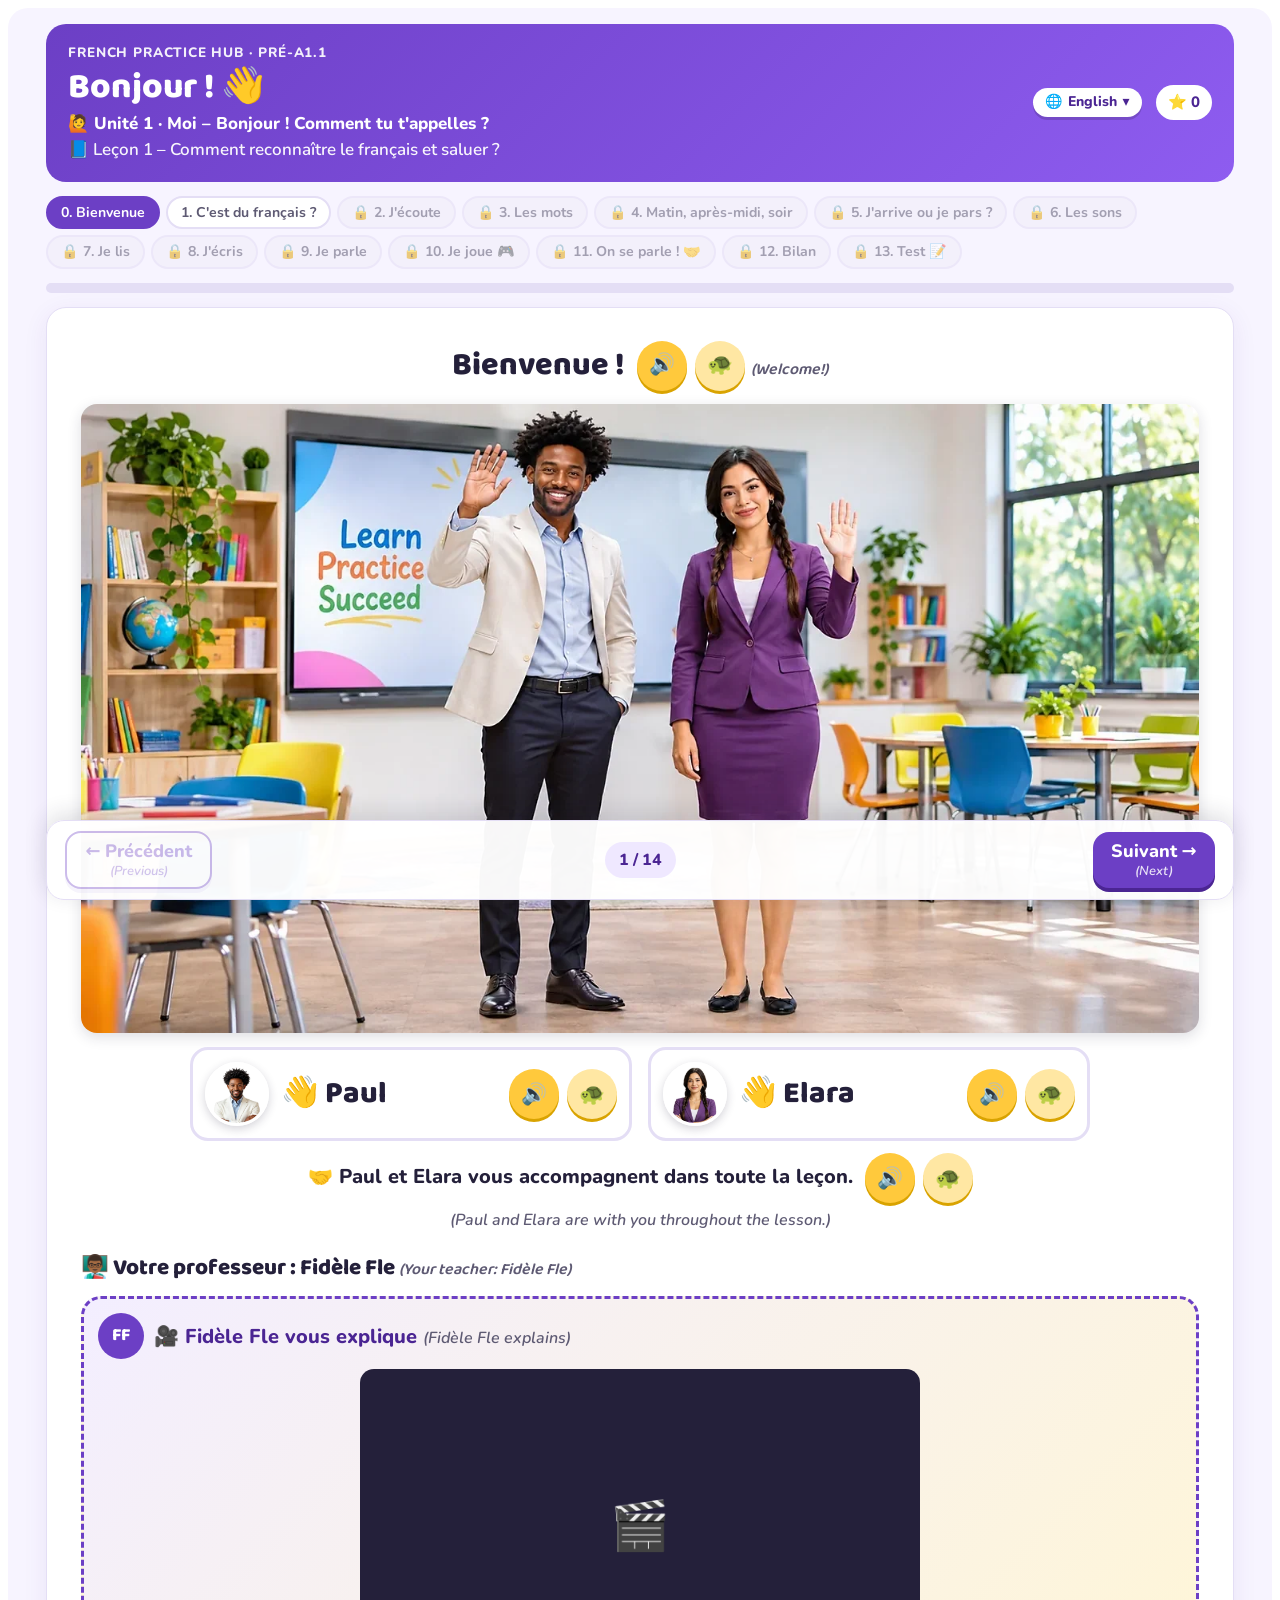
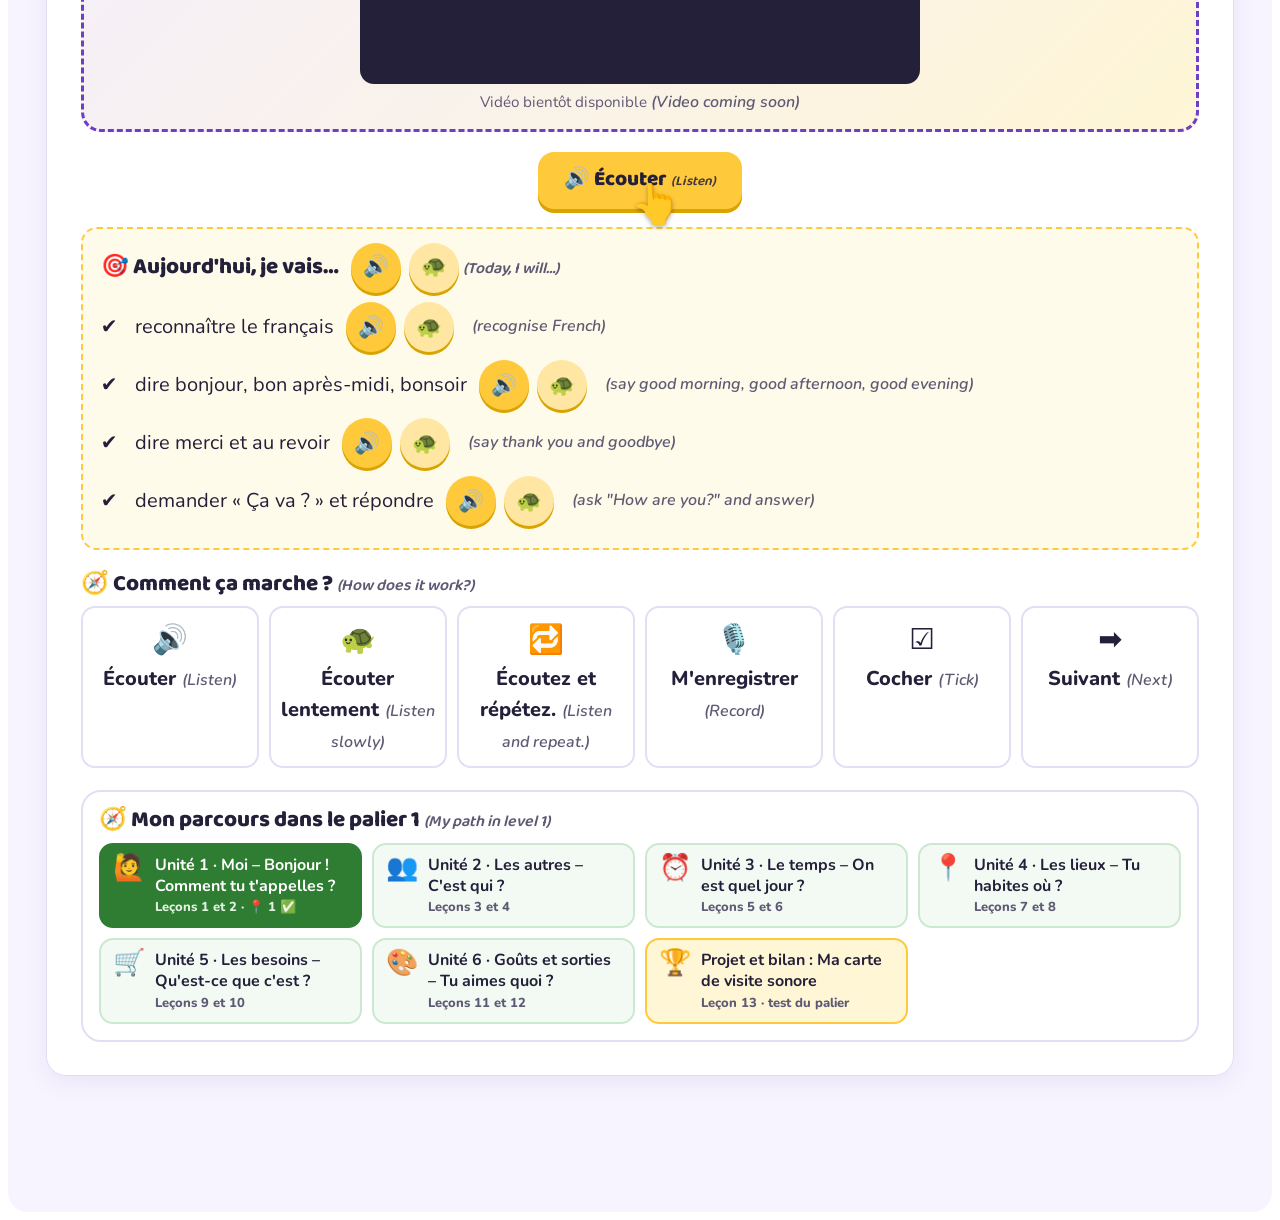
<file: index.html>
<!doctype html>
<html lang="fr">
<head>
  <meta charset="utf-8">
  <meta name="viewport" content="width=device-width, initial-scale=1">
  <title>French Practice Hub - Unit 1, Lesson 1: Bonjour!</title>
  <link href="https://fonts.googleapis.com/css2?family=Baloo+2:wght@500;700;800&family=Nunito:wght@400;600;700;800&display=swap" rel="stylesheet">
  <link rel="stylesheet" href="style.css">
  <script src="script.js" defer></script>
</head>
<body>
<div id="fph-l1" class="fph-lesson" lang="fr">
<div class="wrap">
  <header class="top">
    <div class="t">
      <div class="brand">French Practice Hub · Pré-A1.1</div>
      <h1>Bonjour ! 👋</h1>
      <div class="unit">🙋 Unité 1 · Moi – Bonjour ! Comment tu t'appelles ?</div>
      <div class="les">📘 Leçon 1 – Comment reconnaître le français et saluer ?</div>
    </div>
    <div class="langsel" id="langsel"></div>
    <div class="pill" id="score">⭐ 0</div>
  </header>
  <nav class="steps" id="steps"></nav>
  <div class="bar"><i id="bar"></i></div>
  <main id="stage" class="panel" aria-live="polite"></main>
  <nav class="fnav" id="fnav" aria-label="Navigation de la leçon"></nav>
  <div class="fend"></div>
</div>
</div>
</body>
</html>
</file>
<file: style.css>
/* ===== French Practice Hub : styles isolés dans #fph-l1 (pas de conflit avec le thème WordPress) ===== */
#fph-l1{display:block;width:100%;max-width:100%;overflow-x:clip;text-align:left;-webkit-text-size-adjust:100%;text-size-adjust:100%;letter-spacing:normal;word-spacing:normal;text-transform:none;scroll-margin-top:90px;border-radius:20px}
#fph-l1 button,#fph-l1 input,#fph-l1 select,#fph-l1 textarea{font-family:inherit;text-transform:none;letter-spacing:normal;margin:0;min-height:0;min-width:0;max-width:100%;text-shadow:none;vertical-align:middle;box-sizing:border-box}
#fph-l1 button{line-height:1.25;width:auto;height:auto;text-decoration:none;box-shadow:none}
#fph-l1 h1,#fph-l1 h2,#fph-l1 h3,#fph-l1 h4{text-transform:none;letter-spacing:normal;color:inherit;font-weight:800;padding:0;border:0;background:none}
#fph-l1 p{margin:0 0 .7em}
#fph-l1 img{max-width:100%;height:auto;border:0;margin:0;padding:0;box-shadow:none}
#fph-l1 ol,#fph-l1 ul{margin:0;padding:0}
#fph-l1 a{color:#4B2593}
#fph-l1 textarea,#fph-l1 input[type=text]{box-shadow:none;background:#fff;color:#24203A;height:auto;line-height:1.4;max-width:100%}
#fph-l1 input[type=checkbox]{appearance:auto;-webkit-appearance:checkbox;margin:0;flex:none}
#fph-l1 audio{max-width:100%}
#fph-l1{--violet:#6C3FC5;--violet-dark:#4B2593;--violet-soft:#EFE8FF;--jaune:#FFC93C;--corail:#FF6B6B;--vert:#1FB57A;--vert-soft:#E3F8EF;--rouge-soft:#FFE8E8;--bleu:#2F80ED;--bleu-soft:#E6F0FF;--encre:#24203A;--gris:#5E5A73;--fond:#F7F4FF;--bord:#E4DEF5;--r:20px}
#fph-l1 *{box-sizing:border-box}
#fph-l1,#fph-l1{margin:0}
#fph-l1{font-family:'Nunito',system-ui,sans-serif;color:var(--encre);background:var(--fond);line-height:1.55;font-size:20px}
#fph-l1 h1,#fph-l1 h2,#fph-l1 h3{font-family:'Baloo 2',cursive;line-height:1.15;margin:0 0 .4em}
#fph-l1 h2{font-size:32px}
#fph-l1 h3{font-size:22.4px}
#fph-l1 button{font-family:inherit;font-size:inherit;cursor:pointer}
#fph-l1 .wrap{max-width:1440px;margin:0 auto;padding:16px clamp(14px,3vw,40px)}
#fph-l1 .top{background:linear-gradient(135deg,var(--violet),#8E5CF0);color:#fff;border-radius:var(--r);padding:18px 22px;display:flex;gap:14px;align-items:center;flex-wrap:wrap}
#fph-l1 .top .t{flex:1;min-width:220px}
#fph-l1 .brand{font-weight:800;font-size:13.6px;letter-spacing:.06em;text-transform:uppercase;opacity:.92}
#fph-l1 .top h1{font-size:35.2px;margin:.1em 0 0}
#fph-l1 .pill{background:#fff;color:var(--violet-dark);border-radius:999px;padding:8px 16px;font-weight:800}
#fph-l1 .top{position:relative}
#fph-l1 .langsel{position:relative}
#fph-l1 .lbtn{display:flex;align-items:center;gap:8px;background:#fff;color:var(--violet-dark);border:none;border-radius:999px;padding:9px 16px;font-weight:800;font-size:16px;max-width:min(78vw,420px);box-shadow:0 3px 0 rgba(0,0,0,.15)}
#fph-l1 .lbtn .lt{overflow:hidden;text-overflow:ellipsis;white-space:nowrap}
#fph-l1 .lpanel{position:absolute;right:0;top:calc(100% + 8px);z-index:400;width:min(460px,92vw);background:#fff;color:var(--encre);border-radius:18px;box-shadow:0 18px 50px rgba(36,32,58,.35);padding:12px;display:none}
#fph-l1 .lpanel.open{display:block}
#fph-l1 .lpanel input{width:100%;font-size:17.6px;border:3px solid var(--violet);border-radius:12px;padding:10px 12px}
#fph-l1 .llist{max-height:min(60vh,520px);overflow:auto;margin-top:8px;overscroll-behavior:contain}
#fph-l1 .lopt{display:flex;align-items:center;gap:10px;width:100%;text-align:left;border:none;background:#fff;border-radius:10px;padding:9px 10px;font-size:16px;font-weight:700;color:var(--encre)}
#fph-l1 .lopt:hover,#fph-l1 .lopt.act{background:var(--violet-soft)}
#fph-l1 .lopt.on{background:var(--violet);color:#fff}
#fph-l1 .lopt .fl{font-size:21.6px;width:30px;text-align:center;flex:none}
#fph-l1 .lopt .nm{flex:1;min-width:0}
#fph-l1 .lopt .nat{display:block;font-size:13.6px;font-weight:600;opacity:.75}
#fph-l1 .lopt .ll{font-weight:600;opacity:.9}
#fph-l1 .lempty{padding:14px;text-align:center;color:var(--gris)}
@media (max-width:700px){#fph-l1 .langsel{order:3;width:100%}
#fph-l1 .lbtn{max-width:100%;width:100%;justify-content:center}
#fph-l1 .lpanel{left:0;right:0;width:auto}}
#fph-l1 .steps{display:flex;gap:6px;flex-wrap:wrap;margin:14px 0}
#fph-l1 .steps button{border:2px solid var(--bord);background:#fff;border-radius:999px;padding:6px 13px;font-size:14.08px;font-weight:700;color:var(--gris)}
#fph-l1 .steps button.on{background:var(--violet);border-color:var(--violet);color:#fff}
#fph-l1 .steps button.done{border-color:var(--vert);color:#11865A}
#fph-l1 .bar{height:10px;background:var(--bord);border-radius:9px;overflow:hidden;margin-bottom:14px}
#fph-l1 .bar i{display:block;height:100%;background:linear-gradient(90deg,var(--jaune),var(--corail));width:0;transition:width .4s}
#fph-l1 .panel{background:#fff;border-radius:var(--r);padding:clamp(16px,2.6vw,36px);box-shadow:0 6px 24px rgba(76,37,147,.08);border:1px solid var(--bord)}
#fph-l1 .tag{display:inline-block;font-weight:800;font-size:13.12px;border-radius:999px;padding:4px 12px;margin:0 6px 6px 0}
#fph-l1 .t-co{background:#FFF1CC;color:#8A5A00}
#fph-l1 .t-ce{background:var(--bleu-soft);color:#1E5FC0}
#fph-l1 .t-eo{background:var(--rouge-soft);color:#B83232}
#fph-l1 .t-ee{background:var(--vert-soft);color:#11865A}
#fph-l1 .t-lg{background:var(--violet-soft);color:var(--violet)}
#fph-l1 .consigne{display:flex;gap:16px;align-items:center;background:var(--violet-soft);border-left:7px solid var(--violet);border-radius:16px;padding:14px 18px;margin:12px 0 20px}
#fph-l1 .consigne .ic{font-size:36.8px;line-height:1;white-space:nowrap}
#fph-l1 .consigne .fr{font-size:22.4px;font-weight:800;display:flex;gap:8px;align-items:center;flex-wrap:wrap}
#fph-l1 .tr{display:block;color:var(--gris);font-style:italic;font-weight:600;font-size:16.8px;margin-top:2px}
#fph-l1 .tr:empty,#fph-l1 .tri:empty{display:none}
#fph-l1 .tri{color:var(--gris);font-style:italic;font-weight:600;font-size:16px}
#fph-l1 .grid{display:grid;gap:16px}
#fph-l1 .g2{grid-template-columns:repeat(auto-fit,minmax(min(300px,100%),1fr))}
#fph-l1 .g3{grid-template-columns:repeat(auto-fit,minmax(min(260px,100%),1fr))}
#fph-l1 .g4{grid-template-columns:repeat(auto-fill,minmax(min(230px,100%),1fr))}
#fph-l1 .btn{border:none;border-radius:16px;padding:12px 20px;font-weight:800;background:var(--violet);color:#fff;box-shadow:0 4px 0 var(--violet-dark)}
#fph-l1 .btn:active{transform:translateY(3px);box-shadow:0 1px 0 var(--violet-dark)}
#fph-l1 .btn.sec{background:#fff;color:var(--violet);border:2px solid var(--violet);box-shadow:0 4px 0 var(--bord)}
#fph-l1 .btn.jaune{background:var(--jaune);color:var(--encre);box-shadow:0 4px 0 #D9A300}
#fph-l1 .btn.rouge{background:var(--corail);box-shadow:0 4px 0 #C94545}
#fph-l1 .btn.big{font-size:20.8px;padding:16px 26px}
#fph-l1 .btn.sm{padding:8px 14px;font-size:15.68px}
#fph-l1 .btn .tri{color:inherit;opacity:.85;font-size:13.6px}
#fph-l1 .btn:disabled{opacity:.5}
#fph-l1 .au{border:none;background:var(--jaune);border-radius:50%;width:50px;height:50px;font-size:20.8px;box-shadow:0 3px 0 #D9A300;flex:none;vertical-align:middle;padding:0}
#fph-l1 .au.slow{background:#FFE7A3}
#fph-l1 .aus{display:inline-flex;gap:8px;vertical-align:middle;margin-left:6px}
#fph-l1 .say{display:inline-flex;align-items:center;gap:6px;flex-wrap:wrap}
#fph-l1 .row{display:flex;gap:12px;align-items:center;flex-wrap:wrap}
#fph-l1 .center{justify-content:center;text-align:center}
#fph-l1 .nav{display:flex;justify-content:space-between;margin-top:26px;gap:10px}
#fph-l1 .card{border:3px solid var(--bord);border-radius:18px;padding:12px;background:#fff;transition:all .15s;position:relative}
#fph-l1 .card.ok{border-color:var(--vert);background:var(--vert-soft)}
#fph-l1 .card.ko{border-color:var(--corail);background:var(--rouge-soft);animation:shake .35s}
@keyframes shake{25%{transform:translateX(-5px)}75%{transform:translateX(5px)}}
#fph-l1 .big{font-family:'Baloo 2';font-size:30.4px;font-weight:800;line-height:1.2}
#fph-l1 .xl{font-family:'Baloo 2';font-size:clamp(41.6px,5.5vw,64px);font-weight:800;color:var(--violet-dark);line-height:1.05}
#fph-l1 .fb{min-height:1.6em;font-weight:800;margin-top:10px;font-size:19.2px}
#fph-l1 .fb.ok{color:#11865A}
#fph-l1 .fb.ko{color:#C23B3B}
#fph-l1 .choice{border:3px solid var(--bord);background:#fff;border-radius:16px;padding:12px 18px;font-weight:800;display:inline-flex;align-items:center;gap:10px;font-size:20px}
#fph-l1 .choice::before{content:"";width:24px;height:24px;border-radius:7px;border:3px solid var(--violet);flex:none;background:#fff}
#fph-l1 .choice:hover{border-color:var(--violet)}
#fph-l1 .choice.ok{background:var(--vert);border-color:var(--vert);color:#fff}
#fph-l1 .choice.ok::before{content:"✓";color:var(--vert);font-size:16px;display:flex;align-items:center;justify-content:center;border-color:#fff}
#fph-l1 .choice.ko{background:var(--corail);border-color:var(--corail);color:#fff}
#fph-l1 .choice.ko::before{border-color:#fff}
#fph-l1 .opt{display:inline-flex;align-items:center;gap:4px;background:#FAF8FF;border-radius:18px;padding:5px}
#fph-l1 .small{font-size:15.2px;color:var(--gris)}
#fph-l1 .memo{background:#FFFBEA;border:2px dashed var(--jaune);border-radius:16px;padding:14px 18px;margin-top:18px}
#fph-l1 .memo .li{display:flex;flex-wrap:wrap;gap:10px 18px;align-items:center;margin:8px 0}
#fph-l1 .hero{max-width:900px;margin:0 auto 14px}
#fph-l1 img.photo{width:100%;aspect-ratio:600/448;object-fit:cover;border-radius:16px;display:block;box-shadow:0 4px 14px rgba(36,32,58,.15);image-rendering:auto}
#fph-l1 img.photo.wide{aspect-ratio:16/9}
#fph-l1 .sw{display:inline-flex;align-items:center;gap:6px;background:#fff;border-radius:14px;padding:6px 12px;flex-wrap:wrap;border:2px solid var(--bord)}
#fph-l1 .sw .w{font-family:'Baloo 2';font-size:23.2px;font-weight:800}
#fph-l1 .pick{cursor:pointer;padding:10px}
#fph-l1 .pick .lab{display:flex;align-items:center;gap:10px;font-weight:800;font-size:20px;margin-top:8px}
#fph-l1 .box{width:34px;height:34px;border-radius:9px;border:3px solid var(--violet);display:inline-flex;align-items:center;justify-content:center;background:#fff;font-size:19.2px;color:#fff;flex:none}
#fph-l1 .pick.checked{border-color:var(--violet);background:var(--violet-soft)}
#fph-l1 .pick.checked .box{background:var(--violet)}
#fph-l1 .pick.ok .box{background:var(--vert);border-color:var(--vert)}
#fph-l1 .pick.ko .box{background:var(--corail);border-color:var(--corail)}
#fph-l1 .pick:hover{border-color:var(--violet)}
#fph-l1 .video{border:3px dashed var(--violet);border-radius:20px;background:linear-gradient(135deg,#F3EEFF,#FFF6D6);padding:14px;margin:14px 0 20px}
#fph-l1 .video .vh{display:flex;align-items:center;gap:10px;font-weight:800;color:var(--violet-dark)}
#fph-l1 .video .vh .av{width:46px;height:46px;border-radius:50%;background:var(--violet);color:#fff;display:flex;align-items:center;justify-content:center;font-family:'Baloo 2';font-size:17.6px}
#fph-l1 .video .frame{aspect-ratio:16/9;border-radius:14px;background:#24203A;margin-top:10px;display:flex;align-items:center;justify-content:center;color:#fff;font-size:48px;overflow:hidden;position:relative}
#fph-l1 .vposter{position:absolute;inset:0;width:100%;height:100%;border:0;padding:0;margin:0;cursor:pointer;background:#24203A center/cover no-repeat;display:flex;align-items:center;justify-content:center}
#fph-l1 .vposter .vplay{width:76px;height:76px;border-radius:50%;background:rgba(108,63,197,.94);color:#fff;font-size:32px;display:flex;align-items:center;justify-content:center;box-shadow:0 6px 18px rgba(0,0,0,.35);padding-left:6px;transition:transform .15s}
#fph-l1 .vposter:hover .vplay,#fph-l1 .vposter:focus-visible .vplay{transform:scale(1.08)}
#fph-l1 .vbar{display:flex;flex-wrap:wrap;gap:8px;justify-content:center;margin-top:10px}
#fph-l1 .vbar .vb{font:inherit;font-weight:800;font-size:15px;border:0;border-radius:999px;padding:9px 16px;cursor:pointer;background:var(--violet);color:#fff;line-height:1.2}
#fph-l1 .vbar .vb.vfull{background:#fff;color:var(--violet-dark);box-shadow:inset 0 0 0 2px var(--violet)}
#fph-l1 .vbar .vb.vclose{background:var(--corail);color:#fff}
#fph-l1 .vbar .vb .tri{color:inherit!important;font-weight:600;opacity:.88}
#fph-l1 .vbar .vb[hidden]{display:none}
#fph-l1 .video.vbig,#fph-l1 .video:fullscreen{position:fixed;inset:0;z-index:2147483000;margin:0;border:0;border-radius:0;background:#0d0b16;padding:10px 10px 12px;display:flex;flex-direction:column;width:100%;height:100%;box-sizing:border-box;max-width:none}
#fph-l1 .video:-webkit-full-screen{position:fixed;inset:0;z-index:2147483000;margin:0;border:0;border-radius:0;background:#0d0b16;padding:10px 10px 12px;display:flex;flex-direction:column;width:100%;height:100%;box-sizing:border-box;max-width:none}
#fph-l1 .video.vbig .frame,#fph-l1 .video:fullscreen .frame{flex:1 1 auto;aspect-ratio:auto;max-width:none;width:100%;margin:8px 0 0;border-radius:8px}
#fph-l1 .video:-webkit-full-screen .frame{flex:1 1 auto;aspect-ratio:auto;max-width:none;width:100%;margin:8px 0 0;border-radius:8px}
#fph-l1 .video.vbig .vh,#fph-l1 .video:fullscreen .vh{color:#fff}
#fph-l1 .video:-webkit-full-screen .vh{color:#fff}
#fph-l1 .video.vbig .vwatch,#fph-l1 .video.vbig .vfull,#fph-l1 .video:fullscreen .vwatch,#fph-l1 .video:fullscreen .vfull{display:none}
#fph-l1 .video .frame iframe,#fph-l1 .video .frame video{width:100%;height:100%;border:0}
#fph-l1 .video.compact .frame{max-width:560px;margin-left:auto;margin-right:auto}
#fph-l1 .bulle{border-radius:18px;padding:10px 16px;margin:8px 0;max-width:95%}
#fph-l1 .bulle.p{background:var(--bleu-soft);margin-right:auto}
#fph-l1 .bulle.e{background:#FFE3F1;margin-left:auto}
#fph-l1 .bulle.c{background:#FFF1CC;margin-left:auto}
#fph-l1 .bulle b{display:block;font-size:13.6px;opacity:.75}
#fph-l1 .bulle .say{font-size:20.8px;font-weight:700}
#fph-l1 .line{display:block;width:100%;text-align:left;border:3px solid var(--bord);background:#fff;border-radius:14px;padding:12px 16px;margin:8px 0;font-weight:800;font-size:20px}
#fph-l1 .line:hover{border-color:var(--violet)}
#fph-l1 .line.used{opacity:.3;pointer-events:none}
#fph-l1 .line.ko{border-color:var(--corail);background:var(--rouge-soft)}
#fph-l1 .ordered{min-height:80px;border:3px dashed var(--bord);border-radius:16px;padding:8px}
#fph-l1 .syl{display:inline-flex;gap:6px;margin:4px}
#fph-l1 .syl button{border:3px solid var(--bord);background:#fff;border-radius:12px;padding:8px 18px;font-family:'Baloo 2';font-size:25.6px;font-weight:700}
#fph-l1 .syl button.ok{background:var(--vert);color:#fff;border-color:var(--vert)}
#fph-l1 .syl button.ko{background:var(--corail);color:#fff;border-color:var(--corail)}
#fph-l1 input[type=text],#fph-l1 textarea{font-family:inherit;font-size:19.2px;border:3px solid var(--bord);border-radius:12px;padding:8px 12px}
#fph-l1 textarea{width:100%;min-height:110px}
#fph-l1 input.ok{border-color:var(--vert);background:var(--vert-soft)}
#fph-l1 input.ko{border-color:var(--corail);background:var(--rouge-soft)}
#fph-l1 .preview{background:#fff;border:3px solid var(--violet);border-radius:16px;padding:16px;white-space:pre-line;font-size:21.6px;min-height:140px;font-weight:700}
#fph-l1 .sit{background:linear-gradient(135deg,#FFF6D6,#FFE3F1);border-radius:20px;padding:18px;text-align:center}
#fph-l1 .stars{font-size:32px;letter-spacing:2px;color:var(--jaune)}
#fph-l1 .check label{display:flex;gap:12px;align-items:center;padding:10px 14px;border:2px solid var(--bord);border-radius:14px;margin:8px 0;background:#fff;font-weight:700;flex-wrap:wrap}
#fph-l1 .check input{width:26px;height:26px}
#fph-l1 .carou{display:grid;grid-template-columns:1.25fr 1fr;gap:28px;align-items:center}
#fph-l1 .cside{text-align:center}
#fph-l1 .dots{display:inline-flex;gap:8px;vertical-align:middle}
#fph-l1 .dots i{width:22px;height:22px;border-radius:50%;background:var(--bord);display:inline-block;transition:background .2s}
#fph-l1 .dots i.on{background:var(--vert)}
#fph-l1 .sep{border:none;border-top:3px dashed var(--bord);margin:16px 0}
#fph-l1 .lvl{display:inline-block;background:var(--violet);color:#fff;border-radius:999px;padding:5px 16px;font-weight:800;font-size:16.8px;margin:6px 0}
#fph-l1 .lvl .tri{color:#fff;opacity:.85}
#fph-l1 .g4f{grid-template-columns:repeat(4,1fr)}
@media (max-width:900px){#fph-l1 .g4f{grid-template-columns:1fr 1fr}}
#fph-l1 .thumbs{display:grid;grid-template-columns:repeat(auto-fill,minmax(min(120px,100%),1fr));gap:10px;margin-top:20px}
#fph-l1 .thumb{border:3px solid var(--bord);border-radius:14px;padding:5px;background:#fff;font-weight:800;font-size:15.2px;text-align:center}
#fph-l1 .thumb img{width:100%;aspect-ratio:4/3;object-fit:cover;border-radius:9px;display:block}
#fph-l1 .thumb.on{border-color:var(--violet);background:var(--violet-soft)}
#fph-l1 .thumb.done{border-color:var(--vert)}
#fph-l1 .timeline{display:grid;grid-template-columns:repeat(3,1fr);gap:18px}
#fph-l1 .tcard{border-radius:20px;padding:12px;text-align:center}
#fph-l1 .tc-m{background:#FFF6D6}
#fph-l1 .tc-a{background:#FFE9D6}
#fph-l1 .tc-s{background:#E3E7FF}
#fph-l1 .clock{font-family:'Baloo 2';font-size:24px;font-weight:800;margin:4px 0}
#fph-l1 .rule{display:grid;grid-template-columns:1fr 1fr;gap:18px;margin-top:20px}
#fph-l1 .rcol{border-radius:20px;padding:16px;border:3px solid var(--bord)}
#fph-l1 .rcol h3{display:flex;align-items:center;gap:10px;flex-wrap:wrap}
#fph-l1 .rcol.arr{background:var(--vert-soft);border-color:#9FE1C3}
#fph-l1 .rcol.dep{background:#FFF0E6;border-color:#FFC9A8}
#fph-l1 .badge{display:inline-block;background:#24203A;color:#fff;border-radius:12px;padding:6px 14px;font-weight:800;font-size:19.2px;margin:4px}
#fph-l1 .badge.arr{background:var(--vert)}
#fph-l1 .badge.dep{background:#E8772E}
#fph-l1 .adbtn{font-size:21.6px;padding:16px 24px;border-radius:18px;border:3px solid var(--bord);background:#fff;font-weight:800}
#fph-l1 .adbtn.ok{background:var(--vert);color:#fff;border-color:var(--vert)}
#fph-l1 .adbtn.ko{background:var(--corail);color:#fff;border-color:var(--corail)}
#fph-l1 .lrow{display:flex;align-items:center;gap:12px;flex-wrap:wrap;border:3px solid var(--bord);border-radius:18px;padding:10px 14px;margin:10px 0;background:#fff}
#fph-l1 .lrow .txt{flex:1;min-width:200px;font-family:'Baloo 2';font-size:27.2px;font-weight:800;line-height:1.2}
#fph-l1 .lrow.done{border-color:var(--vert);background:var(--vert-soft)}
#fph-l1 .turn.you{background:#FFF6D6}
#fph-l1 .turn.now{outline:5px solid var(--corail);outline-offset:2px}
#fph-l1 .micw{display:inline-flex;align-items:center;gap:8px;flex-wrap:wrap}
#fph-l1 .mic.on{animation:pulse 1s infinite}
@keyframes pulse{50%{box-shadow:0 0 0 12px rgba(255,107,107,.25)}}
#fph-l1 audio{height:40px;max-width:240px}
#fph-l1 .recbox{display:grid;grid-template-columns:1fr 1fr;gap:14px;margin-top:14px;text-align:center}
#fph-l1 .recbox .card{display:flex;flex-direction:column;align-items:center;gap:8px}
#fph-l1 .tiles{display:flex;flex-wrap:wrap;gap:12px;padding:14px;border:3px dashed var(--jaune);border-radius:16px;background:#FFFBEA;min-height:70px;justify-content:center}
#fph-l1 .tile{touch-action:none;user-select:none;-webkit-user-select:none;background:var(--jaune);color:var(--encre);font-weight:800;font-size:21.6px;border-radius:14px;padding:10px 18px;box-shadow:0 4px 0 #D9A300;cursor:grab}
#fph-l1 .tile.sel{outline:4px solid var(--violet)}
#fph-l1 .tile.used{visibility:hidden}
#fph-l1 .ghost{position:fixed;z-index:200;pointer-events:none;transform:rotate(-4deg) scale(1.08);opacity:.95}
#fph-l1 .slot{display:flex;min-width:180px;min-height:56px;border:3px dashed var(--violet);border-radius:14px;align-items:center;justify-content:center;padding:4px 12px;margin:10px auto 0;font-weight:800;font-size:20.8px;background:#fff;cursor:pointer}
#fph-l1 .slot.hover{background:var(--violet-soft)}
#fph-l1 .slot.filled{border-style:solid;background:#FFF6D6}
#fph-l1 .slot.ok{border-color:var(--vert);background:var(--vert-soft)}
#fph-l1 .slot.ko{border-color:var(--corail);background:var(--rouge-soft)}
#fph-l1 .chipbtn{border:3px solid var(--bord);background:#fff;border-radius:999px;padding:8px 16px;font-weight:800;font-size:19.2px;margin:4px}
#fph-l1 .chipbtn.on{background:var(--violet);border-color:var(--violet);color:#fff}
#fph-l1 .kbd{border:2px solid var(--bord);background:#fff;border-radius:10px;padding:6px 14px;font-size:20.8px;font-weight:800}
#fph-l1 .zone{margin:10px 0}
#fph-l1 .zt{display:block;font-family:'Baloo 2';font-size:20px;margin-bottom:6px}
#fph-l1 .ctys{display:flex;flex-wrap:wrap;gap:8px}
#fph-l1 .cty{display:inline-flex;align-items:center;gap:6px;border:2px solid var(--bord);background:#fff;border-radius:999px;padding:6px 14px;font-weight:700;font-size:16.32px;color:var(--encre)}
#fph-l1 .cty:hover{border-color:var(--violet);background:var(--violet-soft)}
#fph-l1 .cty .fl{font-size:20px}
#fph-l1 .legend{display:grid;grid-template-columns:repeat(auto-fit,minmax(min(170px,100%),1fr));gap:10px}
#fph-l1 .legend div{background:#fff;border:2px solid var(--bord);border-radius:14px;padding:10px;text-align:center;font-weight:800}
#fph-l1 .legend .ico{font-size:28.8px;display:block}
#fph-l1 .hint{position:absolute;font-size:38.4px;pointer-events:none;z-index:50;animation:tap 1s ease-in-out 3;filter:drop-shadow(0 2px 2px rgba(0,0,0,.3))}
@keyframes tap{0%,100%{transform:translate(0,0)}50%{transform:translate(-6px,-10px)}}
#fph-l1 .confetti{position:fixed;top:-20px;font-size:25.6px;animation:fall 2.2s linear forwards;pointer-events:none;z-index:99}
@keyframes fall{to{transform:translateY(105vh) rotate(540deg);opacity:.2}}
#fph-l1 .hidden{display:none!important}
@media (max-width:900px){#fph-l1 .carou{grid-template-columns:1fr}
#fph-l1 .timeline{grid-template-columns:1fr}
#fph-l1 .rule{grid-template-columns:1fr}}
@media (max-width:600px){#fph-l1{font-size:17px}
#fph-l1 .top h1{font-size:25.6px}
#fph-l1 .big{font-size:24px}
#fph-l1 .g2,#fph-l1 .g3{grid-template-columns:1fr}
#fph-l1 .consigne .ic{font-size:27.2px}
#fph-l1 .consigne .fr{font-size:18.4px}
#fph-l1 .recbox{grid-template-columns:1fr}
#fph-l1 .au{width:44px;height:44px}
#fph-l1 .lrow .txt{font-size:21.6px}}



/* ===== Barre PRÉCÉDENT / SUIVANT : toujours visible (collée en bas pendant la leçon) ===== */
#fph-l1 .fnav{position:sticky;bottom:0;z-index:40;display:grid;grid-template-columns:1fr auto 1fr;align-items:center;gap:12px;margin:16px 0 0;padding:10px clamp(10px,2vw,18px) calc(10px + env(safe-area-inset-bottom,0px));background:rgba(255,255,255,.97);border:1px solid var(--bord);border-radius:18px;box-shadow:0 -6px 22px rgba(36,32,58,.14)}
#fph-l1 .fbtn{min-height:56px;border:none;border-radius:16px;padding:8px 18px;font-weight:800;font-size:18px;line-height:1.2;display:inline-flex;flex-direction:column;align-items:center;justify-content:center;gap:1px;text-align:center;cursor:pointer;max-width:100%}
#fph-l1 .fbtn.prev{justify-self:start;background:#fff!important;color:#6C3FC5!important;border:2px solid #6C3FC5!important;box-shadow:0 4px 0 var(--bord)}
#fph-l1 .fbtn.next{justify-self:end;background:#6C3FC5!important;color:#fff!important;border:none!important;box-shadow:0 4px 0 var(--violet-dark)}
#fph-l1 .fbtn:disabled{opacity:.35;cursor:default}
#fph-l1 .fbtn .tri{color:inherit;opacity:.85;font-size:13px;font-style:italic}
#fph-l1 .fbtn.done{background:#1FB57A!important;box-shadow:0 4px 0 #11865A;color:#fff!important}
#fph-l1 .fstep{font-weight:800;color:var(--violet-dark);background:var(--violet-soft);border-radius:999px;padding:6px 14px;white-space:nowrap;font-size:16px}
#fph-l1 .fend{height:24px}
@media (max-width:600px){#fph-l1 .fnav{grid-template-columns:1fr 1fr;gap:6px 8px;border-radius:16px;padding:6px 8px calc(8px + env(safe-area-inset-bottom,0px))}#fph-l1 .fstep{grid-column:1/-1;order:-1;justify-self:center;font-size:13px;padding:1px 12px}#fph-l1 .fbtn{width:100%;font-size:16px;min-height:50px;padding:6px 8px}#fph-l1 .fbtn .tri{font-size:12px}}
@media (max-width:299px){#fph-l1 .fnav{grid-template-columns:1fr}#fph-l1 .fbtn.prev{order:2}}
/* petits écrans : glisser-déposer sur une colonne, cases à la largeur disponible */
@media (max-width:600px){#fph-l1 .slot{min-width:0;width:100%}#fph-l1 .lrow .txt{min-width:0}}
@media (max-width:420px){#fph-l1 .g4f{grid-template-columns:1fr}}
/* ===== Mon parcours dans le palier + Fin du palier ===== */
#fph-l1 .road{background:#fff;border:2px solid var(--bord);border-radius:20px;padding:16px;margin-top:22px}
#fph-l1 .rlist{list-style:none;display:grid;grid-template-columns:repeat(auto-fit,minmax(min(210px,100%),1fr));gap:10px;margin-top:8px}
#fph-l1 .rlist li{display:flex;align-items:flex-start;gap:10px;border-radius:14px;padding:10px 12px;background:#F3FAF4;border:2px solid #CDE8D1;font-weight:700;font-size:16px;line-height:1.3;position:relative}
#fph-l1 .rlist li .ri{font-size:26px;line-height:1}
#fph-l1 .rlist li .rl{display:block;font-size:13px;color:var(--gris);font-weight:800;margin-top:3px}
#fph-l1 .rlist li.here{background:#2E7D32;border-color:#2E7D32;color:#fff}
#fph-l1 .rlist li.here .rl{color:#E3F1E1}
#fph-l1 .rlist li.proj{background:#FFF6D6;border-color:#FFC93C}
#fph-l1 .finp{margin-top:26px;border-radius:24px;padding:clamp(14px,2.5vw,26px);background:linear-gradient(135deg,#E3F1E1,#FFF6D6);border:3px solid #2E7D32}
#fph-l1 .finp h2{color:#1B5E20;display:flex;align-items:center;gap:10px;flex-wrap:wrap}
#fph-l1 .fgrid{display:grid;grid-template-columns:repeat(auto-fit,minmax(min(260px,100%),1fr));gap:16px;margin-top:10px}
#fph-l1 .fcard{background:#fff;border-radius:20px;padding:16px;border:2px solid #CDE8D1;box-shadow:0 4px 14px rgba(46,125,50,.10);display:flex;flex-direction:column;gap:8px}
#fph-l1 .fcard .fi{font-size:44px;line-height:1}
#fph-l1 .fcard .ft{font-size:19px;font-weight:700;line-height:1.4}
#fph-l1 .fcard .ft b{color:#1B5E20}
#fph-l1 .skills{display:flex;flex-wrap:wrap;gap:6px;margin-top:4px}
#fph-l1 .skills span{background:#E3F1E1;border-radius:999px;padding:4px 10px;font-weight:800;font-size:15px}
#fph-l1 .pass{display:flex;align-items:center;gap:8px;flex-wrap:wrap;font-weight:800;margin-top:4px}
#fph-l1 .pass .sc{background:#2E7D32;color:#fff;border-radius:12px;padding:6px 12px}
#fph-l1 .pass .to{background:#00796B;color:#fff;border-radius:12px;padding:6px 12px}
/* ===== Paul et Elara : guides de la leçon ===== */
#fph-l1 .guide{flex:none;text-align:center;width:78px}
#fph-l1 .guide img{width:72px;height:72px;border-radius:50%;display:block;margin:0 auto;border:3px solid #fff;box-shadow:0 3px 10px rgba(36,32,58,.2);object-fit:cover}
#fph-l1 .guide b{display:block;font-size:14px;color:var(--violet-dark);margin-top:2px}
#fph-l1 .consigne .ic{font-size:26px}
#fph-l1 img.gav{width:64px;height:64px;border-radius:50%;border:3px solid #fff;box-shadow:0 3px 10px rgba(36,32,58,.2);flex:none;object-fit:cover}
#fph-l1 img.gav.big{width:92px;height:92px}
#fph-l1 .gsay{display:flex;gap:12px;align-items:center;flex-wrap:wrap;margin:8px 0}
#fph-l1 .gb{background:#fff;border:3px solid var(--bord);border-radius:20px;padding:10px 16px;flex:1;min-width:200px;position:relative}
#fph-l1 .gb>b{display:block;color:var(--violet-dark);font-size:15px}
#fph-l1 .duo{border-radius:20px;overflow:hidden;box-shadow:0 4px 14px rgba(36,32,58,.15)}
#fph-l1 .duo img{width:100%;height:auto;display:block}
#fph-l1 .badge.fm-w,#fph-l1 .badge.fm-s,#fph-l1 .badge.fm-d{background:var(--violet)}
#fph-l1 .badge.fm-i{background:var(--vert)}
#fph-l1 .game{border:3px solid var(--bord);border-radius:22px;padding:clamp(12px,2vw,22px);margin-top:22px;background:#FCFBFF}
#fph-l1 .gtitle{margin:0}
#fph-l1 .gnum{display:inline-block;background:var(--jaune);border-radius:999px;padding:2px 14px;font-size:20px}
#fph-l1 .mem{display:grid;grid-template-columns:repeat(4,1fr);gap:10px;max-width:760px;margin:0 auto}
#fph-l1 .mc{aspect-ratio:4/3;border:none;border-radius:16px;background:linear-gradient(135deg,var(--violet),#8E5CF0);color:#fff;font-size:34px;padding:0;overflow:hidden;box-shadow:0 4px 0 var(--violet-dark)}
#fph-l1 .mc .face{display:none;width:100%;height:100%;align-items:center;justify-content:center;background:#fff;color:var(--encre)}
#fph-l1 .mc .face img{width:100%;height:100%;object-fit:cover}
#fph-l1 .mc .face b{font-family:'Baloo 2';font-size:clamp(16px,2.2vw,24px);padding:4px;line-height:1.1}
#fph-l1 .mc.open .face,#fph-l1 .mc.ok .face{display:flex}
#fph-l1 .mc.open .back,#fph-l1 .mc.ok .back{display:none}
#fph-l1 .mc.ok{outline:4px solid var(--vert);box-shadow:none}
#fph-l1 .lslots{display:flex;gap:6px;justify-content:center;flex-wrap:wrap;margin:12px 0}
#fph-l1 .lslots span{width:46px;height:56px;border-bottom:4px solid var(--violet);font-family:'Baloo 2';font-size:34px;font-weight:800;display:flex;align-items:center;justify-content:center;color:#ccc}
#fph-l1 .lslots span.ok{color:var(--vert)}
#fph-l1 .lpool{display:flex;gap:8px;justify-content:center;flex-wrap:wrap}
#fph-l1 .ltile{width:54px;height:54px;border:none;border-radius:14px;background:var(--jaune);font-family:'Baloo 2';font-size:28px;font-weight:800;box-shadow:0 4px 0 #D9A300}
#fph-l1 .ltile.used{visibility:hidden}
#fph-l1 .ltile.ko{background:var(--corail);color:#fff;animation:shake .35s}
#fph-l1 .choice.sel{border-color:var(--violet);background:var(--violet-soft)}
#fph-l1 .choice.sel::before{background:var(--violet)}
#fph-l1 .tq{display:grid;gap:14px}
#fph-l1 .tqi .topts.row{gap:10px}
#fph-l1 .oline{min-height:64px;border:3px dashed var(--violet);border-radius:14px;padding:8px;margin-top:8px;display:flex;flex-wrap:wrap;gap:8px;align-items:center}
#fph-l1 button.tile{border:none}
#fph-l1 .tile.used{visibility:hidden}
@media (max-width:600px){#fph-l1 .guide{width:60px}#fph-l1 .guide img{width:54px;height:54px}#fph-l1 .consigne{gap:10px;padding:12px}#fph-l1 .consigne .ic{display:none}
#fph-l1 .mem{grid-template-columns:repeat(3,1fr)}#fph-l1 img.gav.big{width:70px;height:70px}#fph-l1 .ltile{width:46px;height:46px;font-size:24px}#fph-l1 .lslots span{width:34px;font-size:28px}}

/* en-tête : unité + leçon ; bouton langue compact */
#fph-l1 .top .unit{font-weight:800;font-size:17px;margin-top:4px}
#fph-l1 .top .les{font-weight:600;font-size:17px;opacity:.95}
#fph-l1 .lbtn{font-size:14px!important;padding:6px 12px!important;max-width:200px!important;min-height:0!important;height:auto!important;line-height:1.2!important;gap:6px!important}
#fph-l1 .lbtn .lt{max-width:130px}
#fph-l1 .top .pill{font-size:15px;padding:6px 12px}
@media (max-width:700px){#fph-l1 .langsel{order:0;width:auto}#fph-l1 .lbtn{width:auto;max-width:170px!important}#fph-l1 .top .unit,#fph-l1 .top .les{font-size:15px}}

/* 🔒 verrouillage */
#fph-l1 .steps button.lock{opacity:.55;cursor:not-allowed;background:#F1EEF8}
#fph-l1 .lockinfo{background:#FFF6D6;border:2px dashed var(--jaune);border-radius:14px;padding:8px 14px;font-weight:800;margin-bottom:12px;font-size:16px}
#fph-l1 .card.redo,#fph-l1 .syl.redo{outline:4px dashed var(--corail);outline-offset:2px}
#fph-l1 .redo{margin-top:14px}

/* ===== 📓 Mon cahier ===== */
#fph-l1 .cahier{margin-top:28px;border-radius:22px;padding:clamp(14px,2.5vw,24px);background:#FFFDF5;border:3px solid #F2C94C;box-shadow:0 4px 14px rgba(36,32,58,.08);background-image:repeating-linear-gradient(#FFFDF5 0 33px,#E9F0FB 33px 34px)}
#fph-l1 .chead{display:flex;align-items:center;gap:12px;margin-bottom:6px}
#fph-l1 .chead .cico{font-size:42px;line-height:1}
#fph-l1 .chead .ck{font-weight:800;color:#B7791F;font-size:15px;text-transform:uppercase;letter-spacing:.04em}
#fph-l1 .chead h3{margin:0;color:var(--violet-dark)}
#fph-l1 .cgrp{background:#fff;border:2px solid #EFE6C8;border-radius:16px;padding:10px 14px;margin-top:12px;break-inside:avoid;page-break-inside:avoid}
#fph-l1 .cgrp>h4{margin:0 0 6px;font-size:18px;color:var(--violet-dark)}
#fph-l1 .crow{display:flex;flex-wrap:wrap;align-items:center;gap:4px 10px;padding:5px 0;border-bottom:1px dashed #EEE7D2;break-inside:avoid}
#fph-l1 .crow:last-child{border-bottom:0}
#fph-l1 .crow .cfr{font-weight:800;font-size:20px;color:var(--encre)}
#fph-l1 .crow .tri{font-size:16px}
#fph-l1 .crule{font-weight:700;font-size:17px;padding:4px 0}
#fph-l1 .ctab{width:100%;border-collapse:separate;border-spacing:0;font-size:17px}
#fph-l1 .ctab th,#fph-l1 .ctab td{border:1px solid #EFE6C8;padding:6px 8px;text-align:left;vertical-align:top}
#fph-l1 .ctab th{background:#F3EEFF;color:var(--violet-dark)}
#fph-l1 .ctab td b{font-size:18px}
#fph-l1 .cact{margin-top:14px;gap:8px}
#fph-l1 .cact label.btn{cursor:pointer}
#fph-l1 .cpdfhead{font-size:14px;color:#6C3FC5;border-bottom:2px solid #6C3FC5;padding-bottom:6px;margin-bottom:10px}
.fph-printhost{display:none}
@media print{
 html.fph-printing body>*:not(.fph-printhost){display:none!important}
 html.fph-printing .fph-printhost{display:block!important}
 html.fph-printing .fph-printhost .cahier{box-shadow:none;margin:0;background:#fff}
}
#fph-l1.fph-pdf{background:#fff;width:700px;max-width:700px;padding:0 0 30px;margin:0;font-family:'Nunito',Arial,sans-serif;color:#24203A;overflow:visible}
#fph-l1.fph-pdf,#fph-l1.fph-pdf *{box-sizing:border-box}
#fph-l1.fph-pdf .cahier{background:#fff;box-shadow:none;margin:0}

/* ===== 📤 envoi des productions ===== */
#fph-l1 .schip{display:block;flex-basis:100%;font-weight:700;font-size:15px;margin-top:6px;border-radius:12px}
#fph-l1 .schip:empty{display:none}
#fph-l1 .schip.ok{color:#11865A}
#fph-l1 .schip.wait{color:#6C3FC5}
#fph-l1 .schip.err{color:#C0392B}
#fph-l1 .schip.off{color:#7A7590}
#fph-l1 .schip .btn{margin-left:6px}
#fph-l1 .fmodal{position:fixed;inset:0;z-index:2147482000;background:rgba(20,16,40,.55);display:flex;align-items:center;justify-content:center;padding:12px}
#fph-l1 .fbox{background:#fff;border-radius:22px;max-width:560px;width:100%;max-height:92vh;overflow:auto;padding:18px 18px 20px;box-shadow:0 12px 40px rgba(0,0,0,.3)}
#fph-l1 .fbox h3{margin:0 0 8px;color:var(--violet-dark)}
#fph-l1 .fbox label{display:block;font-weight:800;margin:10px 0 0}
#fph-l1 .fbox input[type=text],#fph-l1 .fbox input[type=email],#fph-l1 .fbox input[type=password]{display:block;width:100%;box-sizing:border-box;margin-top:4px;font-size:18px;padding:10px 12px;border:2px solid var(--bord);border-radius:12px}
#fph-l1 .fbox.wall{max-width:820px}
#fph-l1 .wfil{display:flex;flex-wrap:wrap;gap:6px;margin:6px 0 10px}
#fph-l1 .wfil button{font:inherit;font-weight:800;font-size:14px;border:2px solid var(--violet);background:#fff;color:var(--violet-dark);border-radius:999px;padding:5px 12px;cursor:pointer}
#fph-l1 .wfil button.on{background:var(--violet);color:#fff}
#fph-l1 .witem{border:2px solid var(--bord);border-radius:16px;padding:10px 12px;margin:8px 0;background:#FCFBFF}
#fph-l1 .witem.priv{background:#FFF6D6}
#fph-l1 .witem .wtext{white-space:normal;font-size:18px;font-weight:700;margin:6px 0;background:#fff;border-radius:10px;padding:8px 10px;border:1px solid var(--bord)}
#fph-l1 .witem .wcom{background:#E3F1E1;border-radius:10px;padding:6px 10px;margin-top:6px;font-size:15px}
#fph-l1 .witem audio{width:100%;max-width:360px;margin-top:6px}
#fph-l1 .witem img{max-width:100%;border-radius:10px;margin-top:6px}
#fph-l1 .wtools{display:flex;gap:6px;flex-wrap:wrap;align-items:center;margin-top:6px}

/* ===== 🤝 On se parle ! ===== */
#fph-l1 .ospart{border:3px solid var(--bord);border-radius:22px;padding:clamp(12px,2vw,22px);margin-top:22px;background:#FCFBFF}
#fph-l1 .ospart>h3{margin:0 0 6px}
#fph-l1 .cturn{border-top:2px dashed var(--bord);padding-top:12px;margin-top:12px}
#fph-l1 .cturn:first-of-type{border-top:0;margin-top:4px}
#fph-l1 .ctx{display:grid;grid-template-columns:minmax(0,160px) 1fr;gap:12px;align-items:center}
#fph-l1 .ctx .img img{border-radius:12px}
#fph-l1 .youb{background:#FFF6D6;border-color:#F2C94C}
#fph-l1 .chatbox{background:#EAF4FF;border-radius:18px;padding:12px;max-width:640px}
#fph-l1 .mailbox{background:#fff;border:2px solid var(--bord);border-radius:14px;padding:12px 14px;max-width:640px}
#fph-l1 .mailbox .mh{font-size:15px;color:#5E5A73;border-bottom:1px solid var(--bord);padding-bottom:6px;margin-bottom:8px}
#fph-l1 textarea.wr{display:block;width:100%;box-sizing:border-box;min-height:96px;font-size:20px;padding:10px 12px;border:3px solid var(--bord);border-radius:14px;margin-top:10px;font-family:inherit}
#fph-l1 .wtips{margin-top:6px}
#fph-l1 .wtips div{font-weight:700;font-size:16px;margin:2px 0}
#fph-l1 .medsel{display:flex;flex-wrap:wrap;gap:8px;justify-content:center;margin-top:10px}
#fph-l1 .medsel button{font:inherit;font-weight:800;font-size:19px;border:3px solid var(--bord);background:#fff;border-radius:14px;padding:10px 14px;cursor:pointer}
#fph-l1 .medsel button.on{border-color:var(--violet);background:var(--violet-soft)}
#fph-l1 .medsel button.ok{border-color:var(--vert);background:#E3F1E1}
#fph-l1 .medsel button.ko{border-color:var(--corail);background:#FFE4DE}
#fph-l1 .mq{display:flex;flex-wrap:wrap;gap:8px;align-items:center;margin:8px 0}
@media (max-width:600px){#fph-l1 .ctx{grid-template-columns:1fr}#fph-l1 .crow .cfr{font-size:18px}#fph-l1 .ctab{font-size:15px}}
</file>
